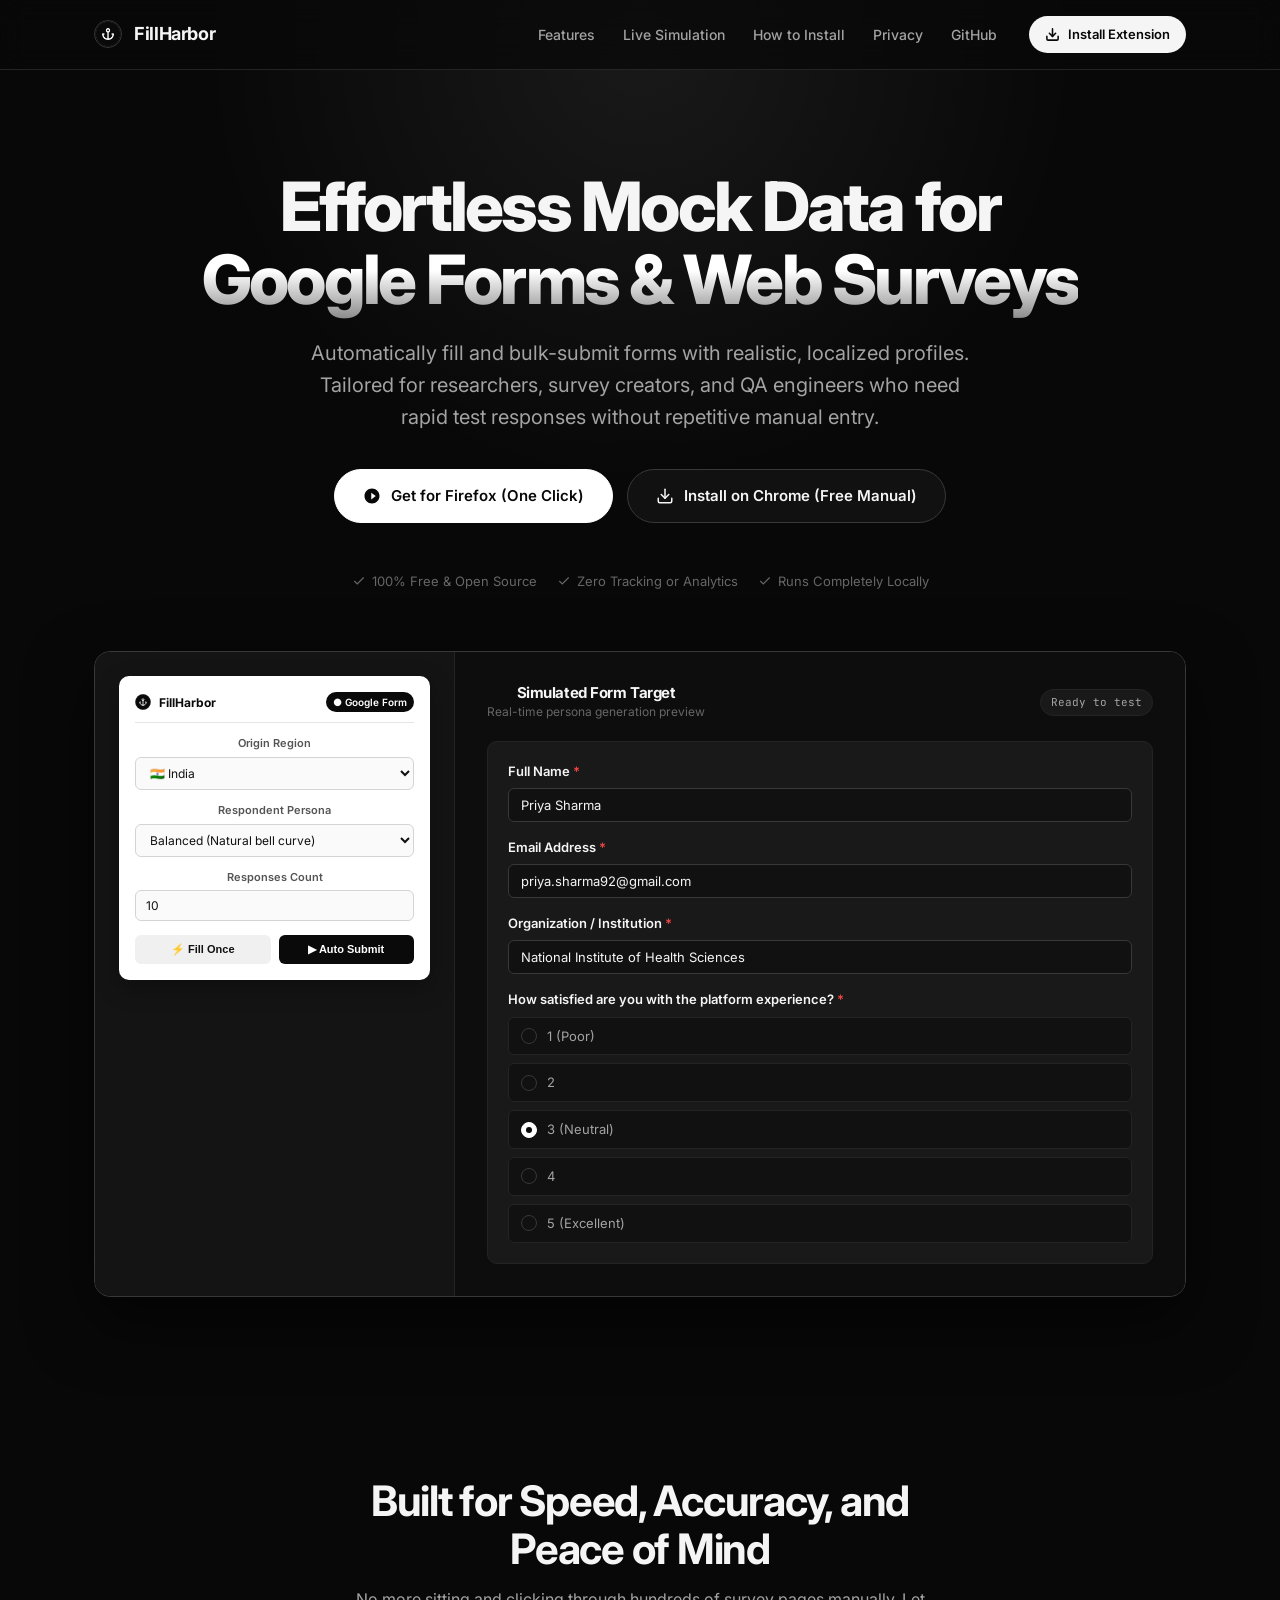
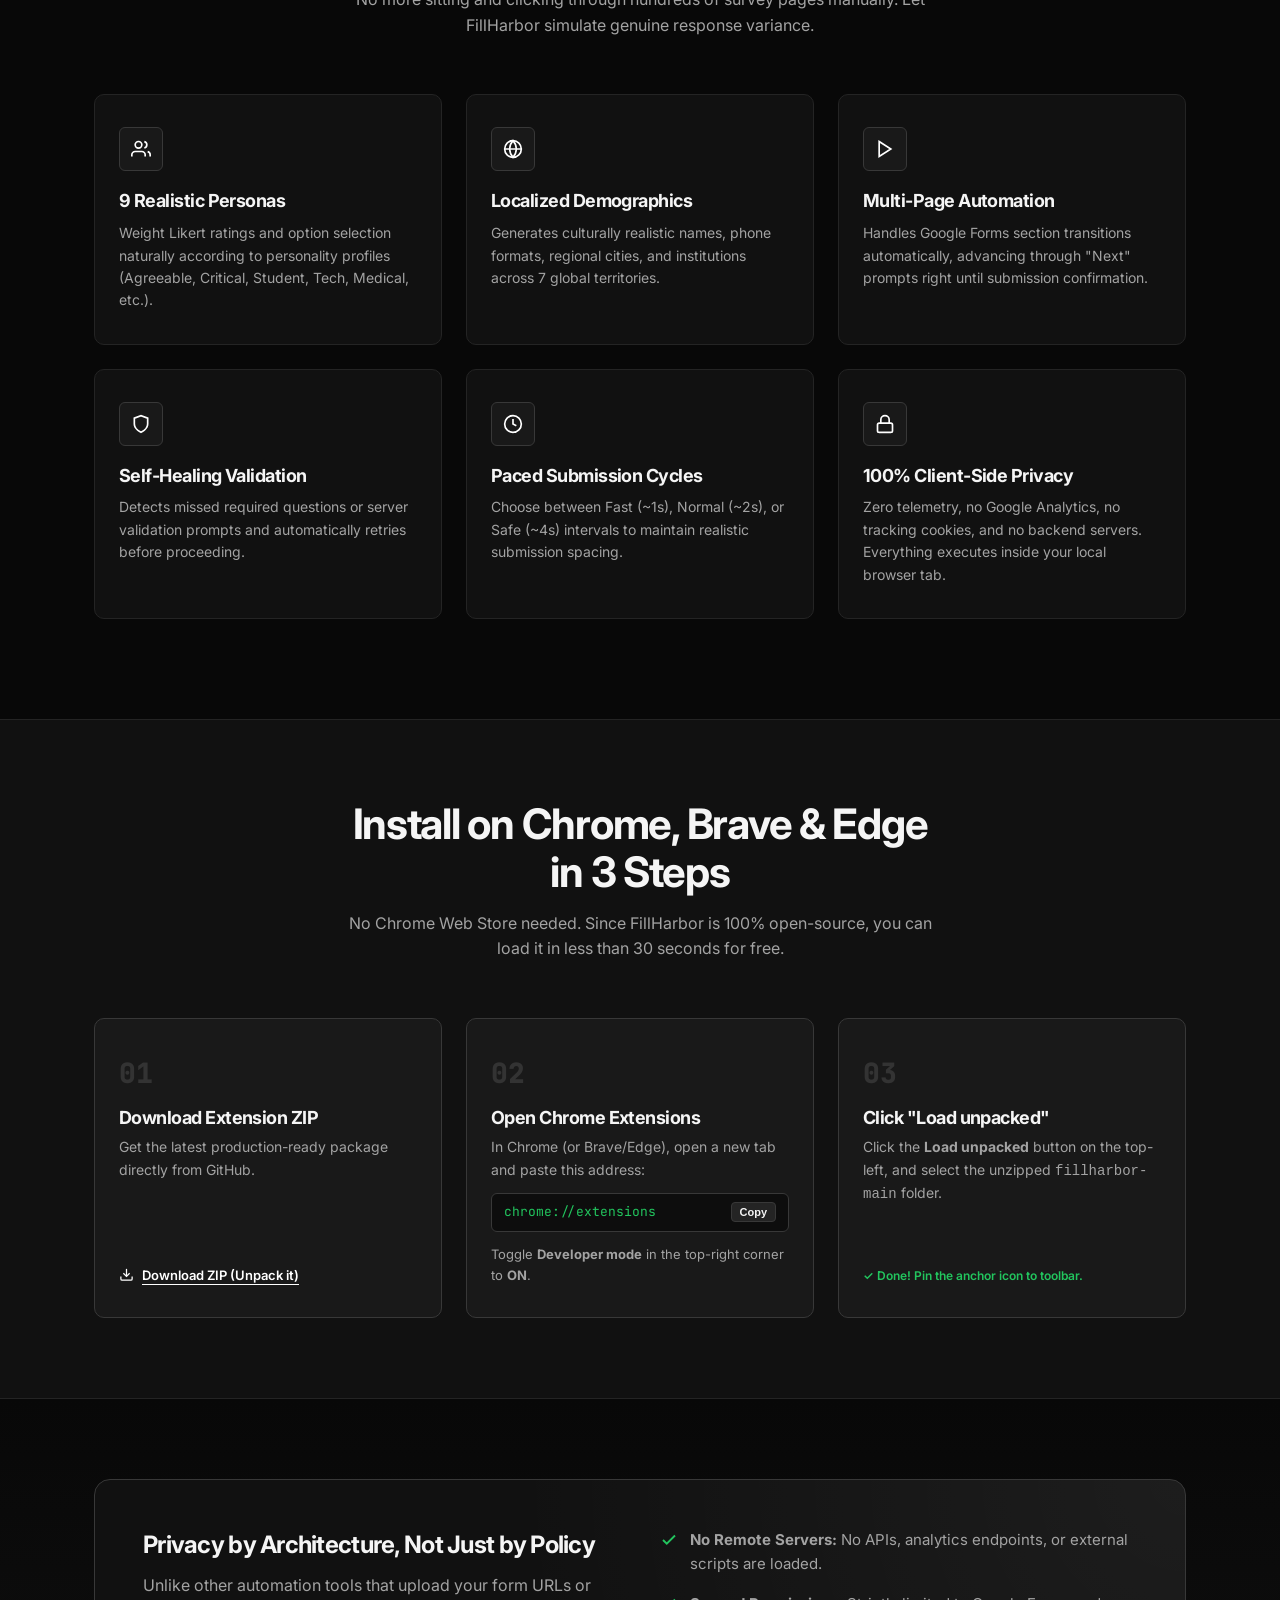
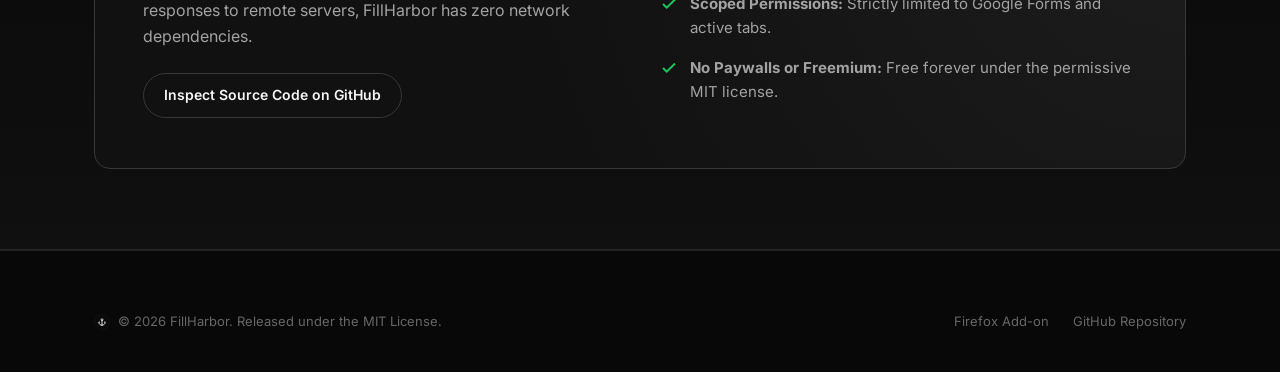
<file: index.html>
<!DOCTYPE html>
<html lang="en">

<head>
  <meta charset="UTF-8">
  <meta name="viewport" content="width=device-width, initial-scale=1.0">

  <!-- Primary Meta Tags -->
  <title>FillHarbor - Smart Form Filler & Bulk Submitter for Google Forms</title>
  <meta name="title" content="FillHarbor - Smart Form Filler & Bulk Submitter for Google Forms">
  <meta name="description"
    content="Free, privacy-first browser extension to automatically fill and bulk-submit Google Forms and web surveys with realistic, localized response profiles. Built for researchers, testers, and developers.">
  <meta name="keywords"
    content="Google Forms auto filler, bulk form submitter, survey auto fill, mock data generator, Google Forms bot, survey tester, automatic form filler, realistic survey respondent, Chrome extension, Firefox addon">
  <meta name="author" content="Pankaj Sagvekar">
  <meta name="robots" content="index, follow">
  <link rel="canonical" href="https://pankajsagvekar.github.io/fillharbor/">

  <!-- Open Graph / Facebook / LinkedIn -->
  <meta property="og:type" content="website">
  <meta property="og:url" content="https://pankajsagvekar.github.io/fillharbor/">
  <meta property="og:site_name" content="FillHarbor">
  <meta property="og:title" content="FillHarbor - Smart Form Filler & Bulk Submitter for Google Forms">
  <meta property="og:description"
    content="Generate realistic, localized survey data and auto-submit Google Forms in seconds. 100% free, client-side, and private.">
  <meta property="og:image" content="https://pankajsagvekar.github.io/fillharbor/assets/images/social-preview.png">

  <!-- Twitter / X Cards -->
  <meta name="twitter:card" content="summary_large_image">
  <meta name="twitter:url" content="https://pankajsagvekar.github.io/fillharbor/">
  <meta name="twitter:title" content="FillHarbor - Smart Form Filler & Bulk Submitter for Google Forms">
  <meta name="twitter:description"
    content="Free, privacy-first browser extension to automatically fill and bulk-submit Google Forms with realistic, localized responses.">
  <meta name="twitter:image" content="https://pankajsagvekar.github.io/fillharbor/assets/images/social-preview.png">

  <!-- Theme Color & Mobile App Experience -->
  <meta name="theme-color" content="#080808">
  <meta name="color-scheme" content="dark">

  <!-- Favicons -->
  <link rel="icon" type="image/svg+xml" href="assets/images/favicon.svg">
  <link rel="icon" type="image/png" sizes="48x48" href="assets/images/icon48.png">
  <link rel="apple-touch-icon" href="assets/images/icon128.png">
  <link rel="stylesheet" href="assets/css/styles.css">

  <!-- Font preconnect & async load -->
  <link rel="preconnect" href="https://fonts.googleapis.com">
  <link rel="preconnect" href="https://fonts.gstatic.com" crossorigin>
  <link
    href="https://fonts.googleapis.com/css2?family=Inter:wght@400;500;600;700;800&family=JetBrains+Mono:wght@400;500&display=swap"
    rel="stylesheet">

  <!-- Schema.org JSON-LD Structured Data for Google Search -->
  <script type="application/ld+json">
  {
    "@context": "https://schema.org",
    "@type": "SoftwareApplication",
    "name": "FillHarbor",
    "operatingSystem": "Cross-platform (Google Chrome, Mozilla Firefox, Brave, Microsoft Edge, Opera)",
    "applicationCategory": "DeveloperApplication",
    "applicationSubCategory": "Productivity",
    "offers": {
      "@type": "Offer",
      "price": "0",
      "priceCurrency": "USD"
    },
    "description": "Automatically fill and bulk-submit Google Forms and web surveys with realistic, localized response profiles. Built for researchers, testers, and survey developers.",
    "url": "https://pankajsagvekar.github.io/fillharbor/",
    "downloadUrl": "https://addons.mozilla.org/en-US/firefox/addon/fillharbor-bulk-form-filler/",
    "softwareVersion": "1.1.0",
    "license": "https://opensource.org/licenses/MIT",
    "author": {
      "@type": "Person",
      "name": "Pankaj Sagvekar",
      "url": "https://github.com/pankajsagvekar"
    }
  }
  </script>
</head>

<body>

  <!-- Background Ambient Glow -->
  <div class="ambient-glow"></div>

  <!-- Navigation Bar -->
  <header class="navbar">
    <div class="container nav-container">
      <a href="#" class="brand" id="nav-brand">
        <img src="assets/images/icon48.png" alt="FillHarbor Anchor Logo" width="28" height="28">
        <span>FillHarbor</span>
      </a>

      <button class="nav-toggle" id="nav-toggle" aria-label="Toggle navigation menu">
        <span></span>
        <span></span>
        <span></span>
      </button>

      <div class="nav-menu" id="nav-menu">
        <ul class="nav-links">
          <li><a href="#features" id="nav-features">Features</a></li>
          <li><a href="#demo" id="nav-demo">Live Simulation</a></li>
          <li><a href="#chrome-install" id="nav-install">How to Install</a></li>
          <li><a href="#privacy" id="nav-privacy">Privacy</a></li>
          <li><a href="https://github.com/pankajsagvekar/fillharbor" target="_blank" rel="noopener"
              id="nav-github">GitHub</a></li>
        </ul>

        <a href="https://addons.mozilla.org/en-US/firefox/addon/fillharbor-bulk-form-filler/" target="_blank"
          rel="noopener" class="nav-cta" id="nav-get-ext">
          <svg width="15" height="15" viewBox="0 0 24 24" fill="none" stroke="currentColor" stroke-width="2.5"
            stroke-linecap="round" stroke-linejoin="round">
            <path d="M21 15v4a2 2 0 0 1-2 2H5a2 2 0 0 1-2-2v-4"></path>
            <polyline points="7 10 12 15 17 10"></polyline>
            <line x1="12" y1="15" x2="12" y2="3"></line>
          </svg>
          <span>Install Extension</span>
        </a>
      </div>
    </div>
  </header>

  <!-- Hero Section -->
  <section class="hero">
    <div class="container">

      <h1>
        Effortless Mock Data for <br>
        <span class="gradient-text">Google Forms & Web Surveys</span>
      </h1>

      <p class="hero-subtitle">
        Automatically fill and bulk-submit forms with realistic, localized profiles.
        Tailored for researchers, survey creators, and QA engineers who need rapid test responses without repetitive
        manual entry.
      </p>

      <div class="hero-actions">
        <a href="https://addons.mozilla.org/en-US/firefox/addon/fillharbor-bulk-form-filler/" target="_blank"
          rel="noopener" class="btn-primary" id="hero-cta-firefox">
          <svg width="18" height="18" viewBox="0 0 24 24" fill="currentColor">
            <path d="M12 2C6.48 2 2 6.48 2 12s4.48 10 10 10 10-4.48 10-10S17.52 2 12 2zm-1 14.5v-9l6 4.5-6 4.5z" />
          </svg>
          <span>Get for Firefox (One Click)</span>
        </a>

        <a href="#chrome-install" class="btn-secondary" id="hero-cta-chrome">
          <svg width="18" height="18" viewBox="0 0 24 24" fill="none" stroke="currentColor" stroke-width="2"
            stroke-linecap="round" stroke-linejoin="round">
            <path d="M21 15v4a2 2 0 0 1-2 2H5a2 2 0 0 1-2-2v-4"></path>
            <polyline points="7 10 12 15 17 10"></polyline>
            <line x1="12" y1="15" x2="12" y2="3"></line>
          </svg>
          <span>Install on Chrome (Free Manual)</span>
        </a>
      </div>

      <div class="platform-badges">
        <div class="platform-badge">
          <svg width="14" height="14" viewBox="0 0 24 24" fill="none" stroke="currentColor" stroke-width="2">
            <polyline points="20 6 9 17 4 12"></polyline>
          </svg>
          100% Free & Open Source
        </div>
        <div class="platform-badge">
          <svg width="14" height="14" viewBox="0 0 24 24" fill="none" stroke="currentColor" stroke-width="2">
            <polyline points="20 6 9 17 4 12"></polyline>
          </svg>
          Zero Tracking or Analytics
        </div>
        <div class="platform-badge">
          <svg width="14" height="14" viewBox="0 0 24 24" fill="none" stroke="currentColor" stroke-width="2">
            <polyline points="20 6 9 17 4 12"></polyline>
          </svg>
          Runs Completely Locally
        </div>
      </div>

      <!-- Interactive Playground Simulation -->
      <div class="showcase-wrapper" id="demo">
        <!-- Extension Popup Mockup -->
        <div class="showcase-sidebar">
          <div class="mini-ext-card">
            <div class="header">
              <div class="title-group">
                <img src="assets/images/icon16.png" alt="" width="16" height="16">
                <strong>FillHarbor</strong>
              </div>
              <span class="badge" id="sim-badge">● Google Form</span>
            </div>

            <div class="control-group">
              <label for="sim-country">Origin Region</label>
              <select id="sim-country">
                <option value="in" selected>🇮🇳 India</option>
                <option value="us">🇺🇸 United States</option>
                <option value="uk">🇬🇧 United Kingdom</option>
                <option value="ca">🇨🇦 Canada</option>
                <option value="de">🇩🇪 Germany</option>
                <option value="global">🌐 Global Mix</option>
              </select>
            </div>

            <div class="control-group">
              <label for="sim-persona">Respondent Persona</label>
              <select id="sim-persona">
                <option value="balanced" selected>Balanced (Natural bell curve)</option>
                <option value="student">Student (Academic / Youth)</option>
                <option value="tech">Tech (Engineer / Developer)</option>
                <option value="corporate">Corporate (Professional)</option>
                <option value="medical">Medical (Healthcare)</option>
                <option value="critical">Critical (Negative bias)</option>
                <option value="agreeable">Agreeable (Positive bias)</option>
              </select>
            </div>

            <div class="control-group">
              <label for="sim-count">Responses Count</label>
              <input type="number" id="sim-count" value="10" min="1" max="100">
            </div>

            <div class="action-row">
              <button class="action-btn secondary" id="sim-btn-fill">⚡ Fill Once</button>
              <button class="action-btn primary" id="sim-btn-auto">▶ Auto Submit</button>
            </div>
          </div>
        </div>

        <!-- Simulated Survey Output Preview -->
        <div class="showcase-content">
          <div class="sim-header">
            <div>
              <h3 style="font-size: 15px;">Simulated Form Target</h3>
              <p style="font-size: 12px; color: var(--text-muted);">Real-time persona generation preview</p>
            </div>
            <div class="sim-status" id="sim-status-text">Ready to test</div>
          </div>

          <div class="sim-form">
            <div class="sim-field">
              <div class="sim-label">Full Name <span class="req-star">*</span></div>
              <input type="text" class="sim-input" id="field-name" value="Priya Sharma" readonly>
            </div>

            <div class="sim-field">
              <div class="sim-label">Email Address <span class="req-star">*</span></div>
              <input type="text" class="sim-input" id="field-email" value="priya.sharma92@gmail.com" readonly>
            </div>

            <div class="sim-field">
              <div class="sim-label">Organization / Institution <span class="req-star">*</span></div>
              <input type="text" class="sim-input" id="field-org" value="National Institute of Health Sciences"
                readonly>
            </div>

            <div class="sim-field">
              <div class="sim-label">How satisfied are you with the platform experience? <span class="req-star">*</span>
              </div>
              <div class="sim-radio-group" id="likert-group">
                <label class="sim-radio-option">
                  <span class="sim-radio-box" data-val="1"></span> 1 (Poor)
                </label>
                <label class="sim-radio-option">
                  <span class="sim-radio-box" data-val="2"></span> 2
                </label>
                <label class="sim-radio-option">
                  <span class="sim-radio-box checked" data-val="3"></span> 3 (Neutral)
                </label>
                <label class="sim-radio-option">
                  <span class="sim-radio-box" data-val="4"></span> 4
                </label>
                <label class="sim-radio-option">
                  <span class="sim-radio-box" data-val="5"></span> 5 (Excellent)
                </label>
              </div>
            </div>
          </div>
        </div>
      </div>
    </div>
  </section>

  <!-- Features Grid -->
  <section class="features-section" id="features">
    <div class="container">
      <div class="section-head">
        <h2>Built for Speed, Accuracy, and Peace of Mind</h2>
        <p>No more sitting and clicking through hundreds of survey pages manually. Let FillHarbor simulate genuine
          response variance.</p>
      </div>

      <div class="grid-3">
        <div class="feature-card">
          <div class="feature-icon">
            <svg width="20" height="20" viewBox="0 0 24 24" fill="none" stroke="#fff" stroke-width="2">
              <path d="M17 21v-2a4 4 0 0 0-4-4H5a4 4 0 0 0-4 4v2"></path>
              <circle cx="9" cy="7" r="4"></circle>
              <path d="M23 21v-2a4 4 0 0 0-3-3.87"></path>
              <path d="M16 3.13a4 4 0 0 1 0 7.75"></path>
            </svg>
          </div>
          <h3>9 Realistic Personas</h3>
          <p>Weight Likert ratings and option selection naturally according to personality profiles (Agreeable,
            Critical, Student, Tech, Medical, etc.).</p>
        </div>

        <div class="feature-card">
          <div class="feature-icon">
            <svg width="20" height="20" viewBox="0 0 24 24" fill="none" stroke="#fff" stroke-width="2">
              <circle cx="12" cy="12" r="10"></circle>
              <line x1="2" y1="12" x2="22" y2="12"></line>
              <path d="M12 2a15.3 15.3 0 0 1 4 10 15.3 15.3 0 0 1-4 10 15.3 15.3 0 0 1-4-10 15.3 15.3 0 0 1 4-10z">
              </path>
            </svg>
          </div>
          <h3>Localized Demographics</h3>
          <p>Generates culturally realistic names, phone formats, regional cities, and institutions across 7 global
            territories.</p>
        </div>

        <div class="feature-card">
          <div class="feature-icon">
            <svg width="20" height="20" viewBox="0 0 24 24" fill="none" stroke="#fff" stroke-width="2">
              <polygon points="5 3 19 12 5 21 5 3"></polygon>
            </svg>
          </div>
          <h3>Multi-Page Automation</h3>
          <p>Handles Google Forms section transitions automatically, advancing through "Next" prompts right until
            submission confirmation.</p>
        </div>

        <div class="feature-card">
          <div class="feature-icon">
            <svg width="20" height="20" viewBox="0 0 24 24" fill="none" stroke="#fff" stroke-width="2">
              <path d="M12 22s8-4 8-10V5l-8-3-8 3v7c0 6 8 10 8 10z"></path>
            </svg>
          </div>
          <h3>Self-Healing Validation</h3>
          <p>Detects missed required questions or server validation prompts and automatically retries before proceeding.
          </p>
        </div>

        <div class="feature-card">
          <div class="feature-icon">
            <svg width="20" height="20" viewBox="0 0 24 24" fill="none" stroke="#fff" stroke-width="2">
              <circle cx="12" cy="12" r="10"></circle>
              <polyline points="12 6 12 12 16 14"></polyline>
            </svg>
          </div>
          <h3>Paced Submission Cycles</h3>
          <p>Choose between Fast (~1s), Normal (~2s), or Safe (~4s) intervals to maintain realistic submission spacing.
          </p>
        </div>

        <div class="feature-card">
          <div class="feature-icon">
            <svg width="20" height="20" viewBox="0 0 24 24" fill="none" stroke="#fff" stroke-width="2">
              <rect x="3" y="11" width="18" height="11" rx="2" ry="2"></rect>
              <path d="M7 11V7a5 5 0 0 1 10 0v4"></path>
            </svg>
          </div>
          <h3>100% Client-Side Privacy</h3>
          <p>Zero telemetry, no Google Analytics, no tracking cookies, and no backend servers. Everything executes
            inside your local browser tab.</p>
        </div>
      </div>
    </div>
  </section>

  <!-- Chrome Free Installation Guide -->
  <section class="install-section" id="chrome-install">
    <div class="container">
      <div class="section-head">
        <h2>Install on Chrome, Brave & Edge in 3 Steps</h2>
        <p>No Chrome Web Store needed. Since FillHarbor is 100% open-source, you can load it in less than 30 seconds for
          free.</p>
      </div>

      <div class="install-steps-grid">
        <div class="install-step-card">
          <div class="step-num">01</div>
          <h3>Download Extension ZIP</h3>
          <p>Get the latest production-ready package directly from GitHub.</p>
          <a href="https://github.com/pankajsagvekar/fillharbor/archive/refs/heads/main.zip" target="_blank"
            rel="noopener" class="step-cta">
            <svg width="15" height="15" viewBox="0 0 24 24" fill="none" stroke="currentColor" stroke-width="2">
              <path d="M21 15v4a2 2 0 0 1-2 2H5a2 2 0 0 1-2-2v-4"></path>
              <polyline points="7 10 12 15 17 10"></polyline>
              <line x1="12" y1="15" x2="12" y2="3"></line>
            </svg>
            Download ZIP (Unpack it)
          </a>
        </div>

        <div class="install-step-card">
          <div class="step-num">02</div>
          <h3>Open Chrome Extensions</h3>
          <p>In Chrome (or Brave/Edge), open a new tab and paste this address:</p>
          <div class="code-pill">
            <code>chrome://extensions</code>
            <button class="copy-btn"
              onclick="navigator.clipboard.writeText('chrome://extensions'); this.textContent='Copied!'; setTimeout(()=>this.textContent='Copy', 1500)">Copy</button>
          </div>
          <p style="font-size: 13px; margin-top: 12px;">Toggle <strong>Developer mode</strong> in the top-right corner
            to <strong>ON</strong>.</p>
        </div>

        <div class="install-step-card">
          <div class="step-num">03</div>
          <h3>Click "Load unpacked"</h3>
          <p>Click the <strong>Load unpacked</strong> button on the top-left, and select the unzipped
            <code>fillharbor-main</code> folder.
          </p>
          <div class="install-tag">✓ Done! Pin the anchor icon to toolbar.</div>
        </div>
      </div>
    </div>
  </section>

  <!-- Privacy Commitment -->
  <section class="privacy-section" id="privacy">
    <div class="container">
      <div class="privacy-banner">
        <div>
          <h2>Privacy by Architecture, Not Just by Policy</h2>
          <p style="margin-top: 14px; margin-bottom: 24px;">
            Unlike other automation tools that upload your form URLs or responses to remote servers, FillHarbor has zero
            network dependencies.
          </p>
          <a href="https://github.com/pankajsagvekar/fillharbor" target="_blank" rel="noopener" class="btn-secondary"
            style="font-size: 14px; padding: 10px 20px;">
            Inspect Source Code on GitHub
          </a>
        </div>

        <ul class="privacy-list">
          <li>
            <svg width="18" height="18" viewBox="0 0 24 24" fill="none" stroke="currentColor" stroke-width="2.5">
              <polyline points="20 6 9 17 4 12"></polyline>
            </svg>
            <span><strong>No Remote Servers:</strong> No APIs, analytics endpoints, or external scripts are
              loaded.</span>
          </li>
          <li>
            <svg width="18" height="18" viewBox="0 0 24 24" fill="none" stroke="currentColor" stroke-width="2.5">
              <polyline points="20 6 9 17 4 12"></polyline>
            </svg>
            <span><strong>Scoped Permissions:</strong> Strictly limited to Google Forms and active tabs.</span>
          </li>
          <li>
            <svg width="18" height="18" viewBox="0 0 24 24" fill="none" stroke="currentColor" stroke-width="2.5">
              <polyline points="20 6 9 17 4 12"></polyline>
            </svg>
            <span><strong>No Paywalls or Freemium:</strong> Free forever under the permissive MIT license.</span>
          </li>
        </ul>
      </div>
    </div>
  </section>

  <!-- Footer -->
  <footer class="footer">
    <div class="container footer-inner">
      <div style="display: flex; align-items: center; gap: 8px;">
        <img src="assets/images/icon16.png" alt="" width="16" height="16">
        <span>© 2026 FillHarbor. Released under the MIT License.</span>
      </div>

      <ul class="footer-links">
        <li><a href="https://addons.mozilla.org/en-US/firefox/addon/fillharbor-bulk-form-filler/" target="_blank"
            rel="noopener">Firefox Add-on</a></li>
        <li><a href="https://github.com/pankajsagvekar/fillharbor" target="_blank" rel="noopener">GitHub Repository</a>
        </li>
      </ul>
    </div>
  </footer>

  <script src="assets/js/app.js"></script>
</body>

</html>
</file>
<file: assets/css/styles.css>
:root {
  --bg-primary: #080808;
  --bg-secondary: #111111;
  --bg-tertiary: #191919;
  --bg-elevated: #202020;
  --border-subtle: #242424;
  --border-strong: #383838;
  --text-primary: #f5f5f5;
  --text-secondary: #a3a3a3;
  --text-muted: #666666;
  --accent-white: #ffffff;
  --accent-glow: rgba(255, 255, 255, 0.08);
  --green: #22c55e;
  --green-glow: rgba(34, 197, 94, 0.15);
  --font-sans: 'Inter', -apple-system, BlinkMacSystemFont, 'Segoe UI', system-ui, sans-serif;
  --font-mono: 'JetBrains Mono', 'Fira Code', monospace;
  --radius-sm: 6px;
  --radius-md: 10px;
  --radius-lg: 16px;
  --radius-full: 9999px;
  --transition: all 0.2s cubic-bezier(0.16, 1, 0.3, 1);
}

*, *::before, *::after {
  box-sizing: border-box;
  margin: 0;
  padding: 0;
}

html, body {
  scroll-behavior: smooth;
  overflow-x: hidden;
  width: 100%;
  max-width: 100vw;
}

body {
  background-color: var(--bg-primary);
  color: var(--text-primary);
  font-family: var(--font-sans);
  line-height: 1.6;
  -webkit-font-smoothing: antialiased;
  position: relative;
}

/* Typography Utilities */
h1, h2, h3, h4, h5, h6 {
  color: var(--text-primary);
  font-weight: 700;
  letter-spacing: -0.03em;
  line-height: 1.15;
}

p {
  color: var(--text-secondary);
}

a {
  color: inherit;
  text-decoration: none;
}

/* Ambient glow */
.ambient-glow {
  position: absolute;
  top: 0;
  left: 50%;
  transform: translateX(-50%);
  width: min(900px, 100vw);
  height: 480px;
  background: radial-gradient(circle at 50% 10%, rgba(255, 255, 255, 0.07) 0%, rgba(255, 255, 255, 0) 70%);
  pointer-events: none;
  z-index: 0;
  overflow: hidden;
}

/* Container */
.container {
  max-width: 1140px;
  margin: 0 auto;
  padding: 0 24px;
  position: relative;
  z-index: 1;
}

/* Navbar */
.navbar {
  position: sticky;
  top: 0;
  z-index: 100;
  background: rgba(8, 8, 8, 0.75);
  backdrop-filter: blur(14px);
  -webkit-backdrop-filter: blur(14px);
  border-bottom: 1px solid var(--border-subtle);
  padding: 16px 0;
}

.nav-container {
  display: flex;
  align-items: center;
  justify-content: space-between;
  position: relative;
}

.brand {
  display: flex;
  align-items: center;
  gap: 12px;
  font-weight: 700;
  font-size: 18px;
  letter-spacing: -0.02em;
}

.brand img {
  width: 28px;
  height: 28px;
  display: block;
  border-radius: 50%;
  border: 1px solid var(--border-strong);
}

.nav-menu {
  display: flex;
  align-items: center;
  gap: 32px;
}

.nav-links {
  display: flex;
  align-items: center;
  gap: 28px;
  list-style: none;
}

.nav-links a {
  color: var(--text-secondary);
  font-size: 14px;
  font-weight: 500;
  transition: var(--transition);
}

.nav-links a:hover {
  color: var(--text-primary);
}

.nav-cta {
  display: inline-flex;
  align-items: center;
  gap: 8px;
  background: var(--text-primary);
  color: var(--bg-primary);
  font-size: 13px;
  font-weight: 600;
  padding: 8px 16px;
  border-radius: var(--radius-full);
  transition: var(--transition);
  white-space: nowrap;
}

.nav-cta:hover {
  transform: translateY(-1px);
  box-shadow: 0 4px 14px rgba(255, 255, 255, 0.2);
}

.nav-toggle {
  display: none;
  background: none;
  border: none;
  cursor: pointer;
  padding: 6px;
  flex-direction: column;
  gap: 5px;
}

.nav-toggle span {
  display: block;
  width: 22px;
  height: 2px;
  background: var(--text-primary);
  border-radius: 2px;
  transition: var(--transition);
}

.nav-toggle.active span:nth-child(1) {
  transform: translateY(7px) rotate(45deg);
}

.nav-toggle.active span:nth-child(2) {
  opacity: 0;
}

.nav-toggle.active span:nth-child(3) {
  transform: translateY(-7px) rotate(-45deg);
}

/* Hero Section */
.hero {
  padding: 100px 0 80px;
  text-align: center;
  position: relative;
}

.hero-pill {
  display: inline-flex;
  align-items: center;
  gap: 8px;
  background: var(--bg-tertiary);
  border: 1px solid var(--border-strong);
  border-radius: var(--radius-full);
  padding: 6px 14px;
  font-size: 12px;
  font-weight: 500;
  color: var(--text-secondary);
  margin-bottom: 28px;
}

.pill-dot {
  width: 6px;
  height: 6px;
  border-radius: 50%;
  background: var(--green);
  box-shadow: 0 0 8px var(--green);
}

.hero h1 {
  font-size: clamp(38px, 6vw, 68px);
  font-weight: 800;
  margin-bottom: 20px;
  letter-spacing: -0.04em;
  line-height: 1.08;
}

.hero h1 span.gradient-text {
  background: linear-gradient(180deg, #ffffff 40%, #888888 100%);
  -webkit-background-clip: text;
  -webkit-text-fill-color: transparent;
}

.hero-subtitle {
  font-size: clamp(16px, 2vw, 20px);
  max-width: 680px;
  margin: 0 auto 36px;
  color: var(--text-secondary);
}

.hero-actions {
  display: flex;
  align-items: center;
  justify-content: center;
  gap: 14px;
  flex-wrap: wrap;
  margin-bottom: 48px;
}

.btn-primary {
  display: inline-flex;
  align-items: center;
  gap: 10px;
  background: #ffffff;
  color: #080808;
  font-weight: 600;
  font-size: 15px;
  padding: 14px 28px;
  border-radius: var(--radius-full);
  transition: var(--transition);
  border: 1px solid #ffffff;
}

.btn-primary:hover {
  transform: translateY(-2px);
  box-shadow: 0 8px 24px rgba(255, 255, 255, 0.25);
}

.btn-secondary {
  display: inline-flex;
  align-items: center;
  gap: 10px;
  background: var(--bg-secondary);
  color: var(--text-primary);
  font-weight: 600;
  font-size: 15px;
  padding: 14px 28px;
  border-radius: var(--radius-full);
  border: 1px solid var(--border-strong);
  transition: var(--transition);
}

.btn-secondary:hover {
  background: var(--bg-tertiary);
  border-color: #555555;
  transform: translateY(-2px);
}

.platform-badges {
  display: flex;
  align-items: center;
  justify-content: center;
  gap: 20px;
  color: var(--text-muted);
  font-size: 13px;
}

.platform-badge {
  display: flex;
  align-items: center;
  gap: 6px;
}

/* Interactive Preview Showcase */
.showcase-wrapper {
  margin-top: 60px;
  border-radius: var(--radius-lg);
  border: 1px solid var(--border-strong);
  background: var(--bg-secondary);
  box-shadow: 0 24px 64px rgba(0, 0, 0, 0.6);
  overflow: hidden;
  display: grid;
  grid-template-columns: 360px 1fr;
}

@media (max-width: 860px) {
  .showcase-wrapper {
    grid-template-columns: 1fr;
  }
}

.showcase-sidebar {
  background: #141414;
  border-right: 1px solid var(--border-subtle);
  padding: 24px;
}

.showcase-content {
  padding: 32px;
  background: #0d0d0d;
}

/* Mini Extension UI Simulation */
.mini-ext-card {
  background: #ffffff;
  color: #0a0a0a;
  border-radius: 10px;
  padding: 16px;
  font-size: 12px;
  box-shadow: 0 8px 24px rgba(0, 0, 0, 0.3);
}

.mini-ext-card .header {
  display: flex;
  align-items: center;
  justify-content: space-between;
  margin-bottom: 12px;
  padding-bottom: 10px;
  border-bottom: 1px solid #e5e5e5;
}

.mini-ext-card .title-group {
  display: flex;
  align-items: center;
  gap: 8px;
}

.mini-ext-card .badge {
  background: #0a0a0a;
  color: #fff;
  font-size: 10px;
  font-weight: 600;
  padding: 2px 7px;
  border-radius: 99px;
}

.control-group {
  margin-bottom: 12px;
}

.control-group label {
  display: block;
  font-size: 11px;
  font-weight: 600;
  color: #555555;
  margin-bottom: 4px;
}

.control-group select, .control-group input {
  width: 100%;
  padding: 7px 10px;
  border-radius: 6px;
  border: 1px solid #d4d4d4;
  background: #fafafa;
  font-size: 12px;
  color: #111;
  font-family: inherit;
  outline: none;
}

.action-row {
  display: flex;
  gap: 8px;
  margin-top: 14px;
}

.action-btn {
  flex: 1;
  padding: 8px;
  border-radius: 6px;
  font-size: 11px;
  font-weight: 600;
  border: none;
  cursor: pointer;
  transition: var(--transition);
}

.action-btn.primary {
  background: #0a0a0a;
  color: #fff;
}

.action-btn.primary:hover {
  background: #2a2a2a;
}

.action-btn.secondary {
  background: #f0f0f0;
  color: #111;
}

.action-btn.secondary:hover {
  background: #e2e2e2;
}

/* Simulated Form Output */
.sim-header {
  display: flex;
  align-items: center;
  justify-content: space-between;
  flex-wrap: wrap;
  gap: 10px;
  margin-bottom: 20px;
}

.sim-status {
  font-size: 11px;
  color: var(--text-secondary);
  font-family: var(--font-mono);
  background: var(--bg-tertiary);
  padding: 4px 10px;
  border-radius: var(--radius-full);
  border: 1px solid var(--border-subtle);
}

.sim-form {
  background: var(--bg-tertiary);
  border: 1px solid var(--border-subtle);
  border-radius: var(--radius-md);
  padding: 20px;
}

.sim-field {
  margin-bottom: 16px;
}

.sim-field:last-child {
  margin-bottom: 0;
}

.sim-label {
  font-size: 13px;
  font-weight: 600;
  color: var(--text-primary);
  margin-bottom: 8px;
  display: block;
  text-align: left;
  line-height: 1.4;
}

.req-star {
  color: #ef4444;
}

.sim-input {
  width: 100%;
  background: var(--bg-secondary);
  border: 1px solid var(--border-strong);
  border-radius: var(--radius-sm);
  padding: 8px 12px;
  font-size: 13px;
  color: var(--text-primary);
  font-family: var(--font-sans);
  transition: all 0.3s ease;
}

.sim-input.highlight {
  border-color: #ffffff;
  background: #222222;
}

.sim-radio-group {
  display: flex;
  flex-direction: column;
  gap: 8px;
  width: 100%;
}

.sim-radio-option {
  display: flex;
  align-items: center;
  gap: 10px;
  font-size: 13px;
  color: var(--text-secondary);
  background: var(--bg-secondary);
  border: 1px solid var(--border-subtle);
  border-radius: var(--radius-sm);
  padding: 8px 12px;
  cursor: pointer;
  transition: var(--transition);
  text-align: left;
}

.sim-radio-option:hover {
  border-color: var(--border-strong);
  color: var(--text-primary);
}

.sim-radio-box {
  width: 16px;
  height: 16px;
  border-radius: 50%;
  border: 1.5px solid var(--border-strong);
  display: flex;
  align-items: center;
  justify-content: center;
  flex-shrink: 0;
  transition: all 0.2s ease;
}

.sim-radio-box.checked {
  border-color: #ffffff;
  background: #ffffff;
}

.sim-radio-box.checked::after {
  content: '';
  width: 6px;
  height: 6px;
  border-radius: 50%;
  background: #080808;
}

/* Feature Grid */
.features-section {
  padding: 100px 0;
}

.section-head {
  text-align: center;
  max-width: 600px;
  margin: 0 auto 56px;
}

.section-head h2 {
  font-size: clamp(28px, 4vw, 42px);
  margin-bottom: 14px;
}

.grid-3 {
  display: grid;
  grid-template-columns: repeat(auto-fit, minmax(min(100%, 300px), 1fr));
  gap: 24px;
}

.feature-card {
  background: var(--bg-secondary);
  border: 1px solid var(--border-subtle);
  border-radius: var(--radius-md);
  padding: 32px 24px;
  transition: var(--transition);
  position: relative;
  overflow: hidden;
}

.feature-card:hover {
  transform: translateY(-4px);
  border-color: var(--border-strong);
  background: var(--bg-tertiary);
}

.feature-icon {
  width: 44px;
  height: 44px;
  border-radius: var(--radius-sm);
  background: var(--bg-tertiary);
  border: 1px solid var(--border-strong);
  display: flex;
  align-items: center;
  justify-content: center;
  margin-bottom: 20px;
}

.feature-card h3 {
  font-size: 18px;
  margin-bottom: 10px;
}

.feature-card p {
  font-size: 14px;
}

/* Comparison / Privacy Section */
.privacy-section {
  padding: 80px 0;
  background: linear-gradient(180deg, var(--bg-primary) 0%, #101010 100%);
  border-top: 1px solid var(--border-subtle);
  border-bottom: 1px solid var(--border-subtle);
}

.privacy-banner {
  border: 1px solid var(--border-strong);
  border-radius: var(--radius-lg);
  padding: 48px;
  background: radial-gradient(circle at 100% 0%, rgba(255, 255, 255, 0.05) 0%, transparent 60%), var(--bg-secondary);
  display: grid;
  grid-template-columns: 1fr 1fr;
  gap: 40px;
  align-items: center;
}

@media (max-width: 768px) {
  .privacy-banner {
    grid-template-columns: 1fr;
    padding: 28px;
  }
}

.privacy-list {
  list-style: none;
}

.privacy-list li {
  display: flex;
  align-items: flex-start;
  gap: 12px;
  margin-bottom: 16px;
  font-size: 15px;
  color: var(--text-secondary);
}

.privacy-list li svg {
  flex-shrink: 0;
  margin-top: 3px;
  color: var(--green);
}

/* Footer */
.footer {
  padding: 60px 0 40px;
  border-top: 1px solid var(--border-subtle);
  color: var(--text-muted);
  font-size: 13px;
}

.footer-inner {
  display: flex;
  align-items: center;
  justify-content: space-between;
  flex-wrap: wrap;
  gap: 20px;
}

.footer-links {
  display: flex;
  gap: 24px;
  list-style: none;
}

.footer-links a:hover {
  color: var(--text-primary);
}

/* Install Section */
.install-section {
  padding: 80px 0;
  border-top: 1px solid var(--border-subtle);
  background: var(--bg-secondary);
}

.install-steps-grid {
  display: grid;
  grid-template-columns: repeat(auto-fit, minmax(min(100%, 280px), 1fr));
  gap: 24px;
}

.install-step-card {
  background: var(--bg-tertiary);
  border: 1px solid var(--border-strong);
  border-radius: var(--radius-md);
  padding: 32px 24px;
  position: relative;
  display: flex;
  flex-direction: column;
}

.step-num {
  font-family: var(--font-mono);
  font-size: 28px;
  font-weight: 800;
  color: #333333;
  margin-bottom: 12px;
}

.install-step-card h3 {
  font-size: 18px;
  margin-bottom: 8px;
}

.install-step-card p {
  font-size: 14px;
  color: var(--text-secondary);
}

.step-cta {
  display: inline-flex;
  align-items: center;
  gap: 8px;
  margin-top: auto;
  padding-top: 16px;
  color: #ffffff;
  font-weight: 600;
  font-size: 13px;
  text-decoration: underline;
  text-underline-offset: 4px;
}

.step-cta:hover {
  color: #a3a3a3;
}

.code-pill {
  display: flex;
  align-items: center;
  justify-content: space-between;
  background: #0d0d0d;
  border: 1px solid var(--border-strong);
  border-radius: var(--radius-sm);
  padding: 8px 12px;
  margin-top: 12px;
}

.code-pill code {
  font-family: var(--font-mono);
  font-size: 13px;
  color: #22c55e;
}

.copy-btn {
  background: #242424;
  color: #f5f5f5;
  border: 1px solid var(--border-strong);
  border-radius: 4px;
  font-size: 11px;
  font-weight: 600;
  padding: 3px 8px;
  cursor: pointer;
  transition: var(--transition);
}

.copy-btn:hover {
  background: #ffffff;
  color: #080808;
}

.install-tag {
  margin-top: auto;
  padding-top: 16px;
  font-size: 12px;
  font-weight: 600;
  color: #22c55e;
}

/* ==========================================================================
   Responsive Breakpoints
   ========================================================================== */

/* Tablet & Smaller Laptops */
@media (max-width: 860px) {
  .nav-toggle {
    display: flex;
  }

  .nav-menu {
    position: absolute;
    top: 100%;
    left: 0;
    right: 0;
    background: rgba(14, 14, 14, 0.98);
    backdrop-filter: blur(20px);
    -webkit-backdrop-filter: blur(20px);
    border-bottom: 1px solid var(--border-strong);
    padding: 24px;
    flex-direction: column;
    align-items: stretch;
    gap: 20px;
    display: none;
    box-shadow: 0 16px 32px rgba(0, 0, 0, 0.7);
  }

  .nav-menu.active {
    display: flex;
    animation: slideDown 0.25s cubic-bezier(0.16, 1, 0.3, 1) forwards;
  }

  .nav-links {
    flex-direction: column;
    align-items: flex-start;
    gap: 16px;
  }

  .nav-links a {
    font-size: 16px;
    display: block;
    width: 100%;
    padding: 6px 0;
  }

  .nav-cta {
    justify-content: center;
    padding: 12px;
    font-size: 14px;
  }

  .hero {
    padding: 64px 0 50px;
  }

  .hero-pill {
    font-size: 11px;
    padding: 5px 12px;
    text-align: left;
  }

  .showcase-wrapper {
    grid-template-columns: 1fr;
  }

  .showcase-sidebar {
    border-right: none;
    border-bottom: 1px solid var(--border-subtle);
  }
}

/* Mobile Phones */
@media (max-width: 640px) {
  .container {
    padding: 0 16px;
  }

  .hero h1 {
    font-size: 32px;
    line-height: 1.15;
  }

  .hero-subtitle {
    font-size: 15px;
    margin-bottom: 28px;
  }

  .hero-actions {
    flex-direction: column;
    width: 100%;
  }

  .btn-primary, .btn-secondary {
    width: 100%;
    justify-content: center;
    padding: 13px 20px;
    font-size: 14px;
  }

  .platform-badges {
    flex-direction: column;
    gap: 10px;
    align-items: center;
  }

  .showcase-content {
    padding: 20px 16px;
  }

  .sim-form {
    padding: 14px;
  }

  .sim-radio-group {
    flex-direction: column;
    gap: 8px;
  }

  *, *::before, *::after {
    max-width: 100%;
  }

  body {
    overflow-x: hidden;
    position: relative;
    width: 100%;
  }

  .ambient-glow {
    display: none;
  }

  .showcase-wrapper {
    width: 100%;
    margin-top: 36px;
  }

  .showcase-sidebar {
    padding: 16px 12px;
  }

  .mini-ext-card {
    padding: 12px;
  }

  .features-section {
    padding: 60px 0;
  }

  .section-head {
    margin-bottom: 36px;
  }

  .section-head h2 {
    font-size: 26px;
  }

  .grid-3 {
    grid-template-columns: 1fr;
    gap: 16px;
  }

  .feature-card {
    padding: 24px 18px;
  }

  .privacy-banner {
    padding: 24px 16px;
    border-radius: var(--radius-md);
  }

  .privacy-banner h2 {
    font-size: 22px;
  }

  .footer-inner {
    flex-direction: column;
    align-items: center;
    text-align: center;
    gap: 16px;
  }

  .footer-inner > div {
    justify-content: center;
    flex-wrap: wrap;
    line-height: 1.5;
  }

  .footer-links {
    justify-content: center;
    flex-wrap: wrap;
    gap: 18px;
  }
}

@keyframes slideDown {
  from {
    opacity: 0;
    transform: translateY(-8px);
  }
  to {
    opacity: 1;
    transform: translateY(0);
  }
}
</file>
